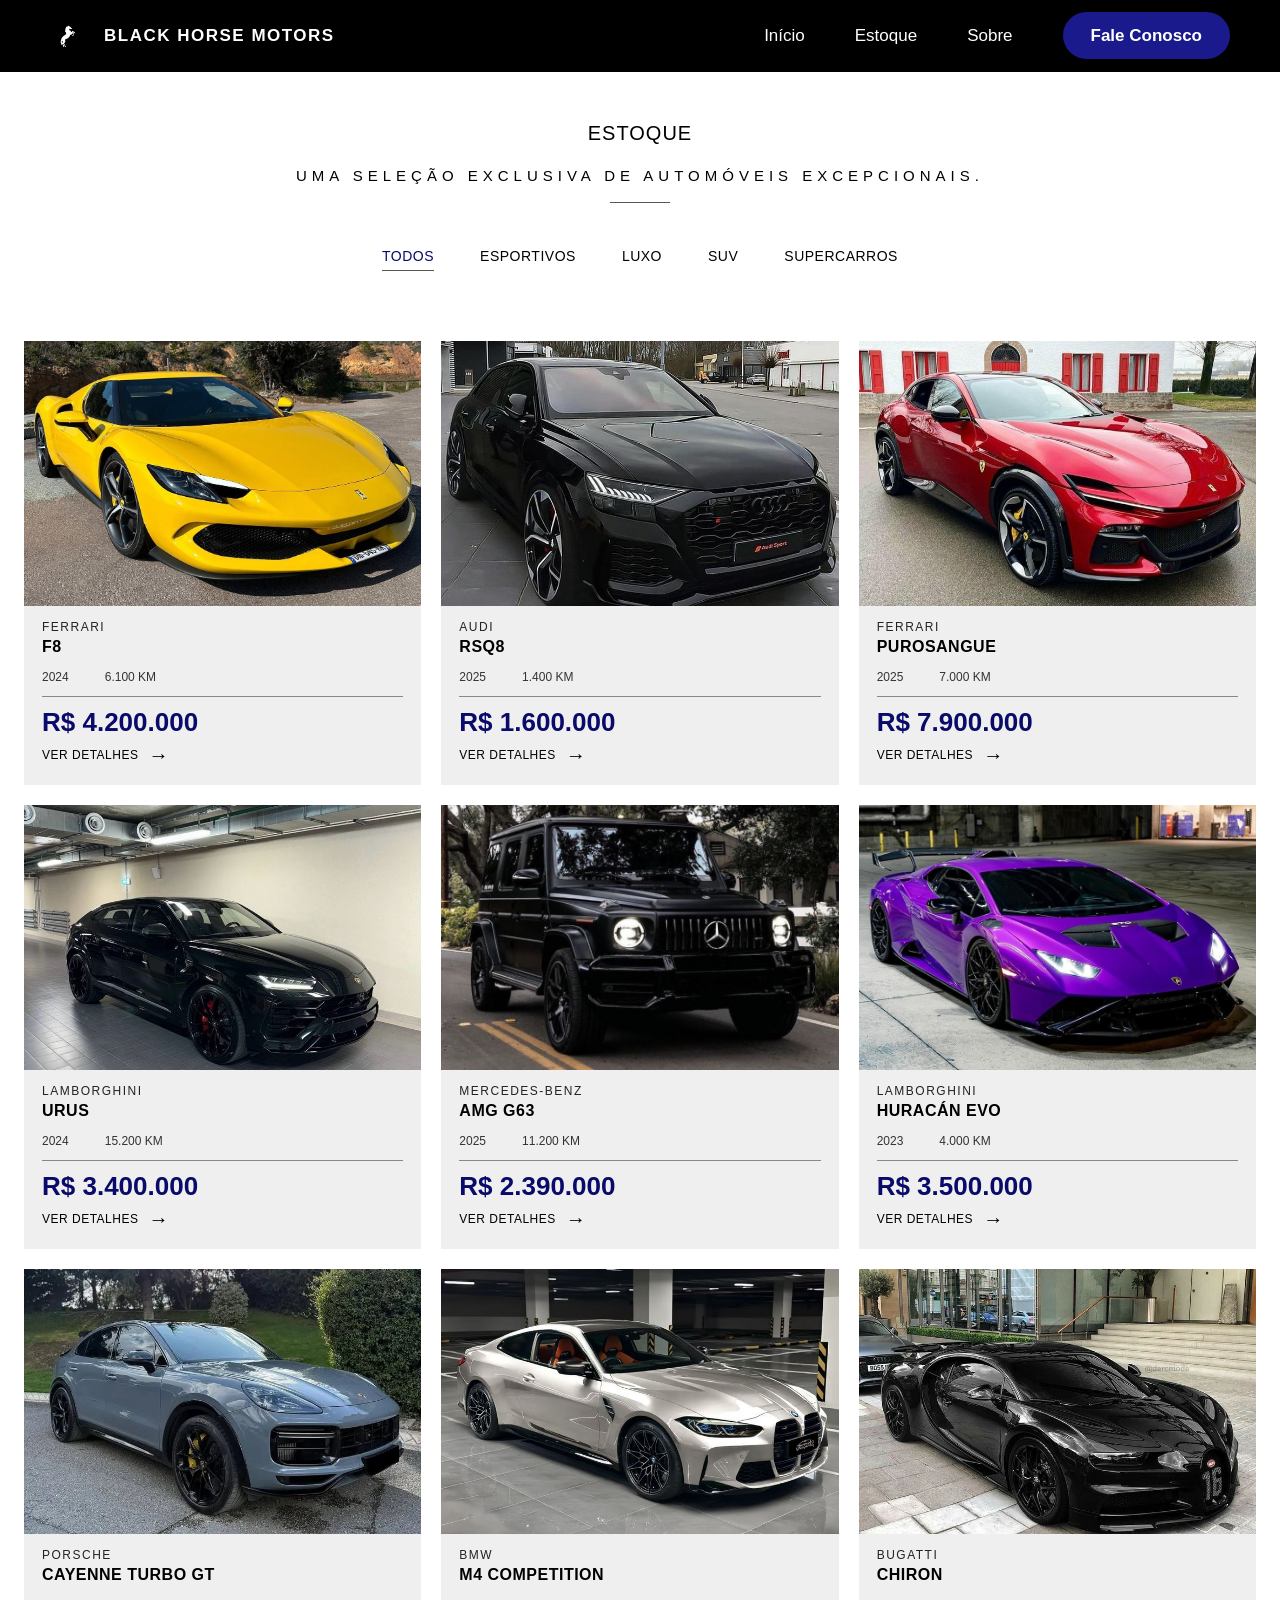
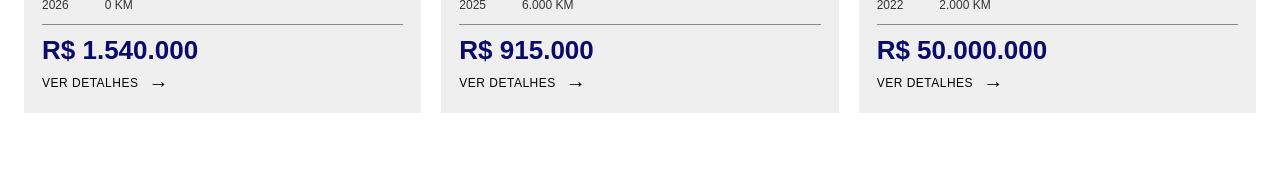
<file: inicio/estoque.html>
<!DOCTYPE html>
<html lang="pt-br">
<head>
    <meta charset="UTF-8">
    <meta name="viewport" content="width=device-width, initial-scale=1.0">
    <title>Estoque | Black Horse Motors</title>
        <link rel="stylesheet" href="../css/estoque.css">
</head>
<body>

    <header class="navbar">
        <div class="logo">
            <img src="../images/logo/logo.png" alt="Black Horse Motors">
            <span>BLACK HORSE MOTORS</span>
        </div>
        <nav>
            <ul>
                <li><a href="index.html">Início</a></li>
                <li><a href="estoque.html" class="active">Estoque</a></li>
                <li><a href="sobre.html">Sobre</a></li>
                <li><a href="https://chat.whatsapp.com/F3vLkzlSKAaBR3BbrdPc7i" target="_blank" class="btn-contato">Fale Conosco</a></li>
            </ul>
        </nav>
    </header>

    <main class="estoque">

        <section class="estoque-titulo">
            <h1>ESTOQUE</h1>
            <p>UMA SELEÇÃO EXCLUSIVA DE AUTOMÓVEIS EXCEPCIONAIS.</p>
            <hr class="divisor">
        </section>

        <nav class="filtros">
            <button class="filtro active" data-categoria="todos">TODOS</button>
            <button class="filtro" data-categoria="esportivos">ESPORTIVOS</button>
            <button class="filtro" data-categoria="luxo">LUXO</button>
            <button class="filtro" data-categoria="suv">SUV</button>
            <button class="filtro" data-categoria="supercarros">SUPERCARROS</button>
        </nav>

        <section class="grid-veiculos">

            <article class="card" data-categoria="esportivos">
                <div class="card-imagem">
                    <img src="../images/ferrari-f8-tributo/ferrarif8.jpeg" alt="Ferrari F8">
                </div>
                <div class="card-info">
                    <span class="marca">FERRARI</span>
                    <h2 class="modelo">F8</h2>
                    <div class="detalhes">
                        <span class="ano">2024</span>
                        <span class="km">6.100 KM</span>
                    </div>
                    <hr class="linha">
                    <p class="preco">R$ 4.200.000</p>
                    <a href="veiculo.html?id=ferrari-f8" class="ver-detalhes">VER DETALHES <span class="seta">→</span></a>
                </div>
            </article>

            <article class="card" data-categoria="suv">
                <div class="card-imagem">
                    <img src="../images/audi-rsq8/audirsq8.jpeg" alt="Audi RSQ8">
                </div>
                <div class="card-info">
                    <span class="marca">AUDI</span>
                    <h2 class="modelo">RSQ8</h2>
                    <div class="detalhes">
                        <span class="ano">2025</span>
                        <span class="km">1.400 KM</span>
                    </div>
                    <hr class="linha">
                    <p class="preco">R$ 1.600.000</p>
                    <a href="veiculo.html?id=audi-rsq8" class="ver-detalhes">VER DETALHES <span class="seta">→</span></a>
                </div>
            </article>

            <article class="card" data-categoria="suv">
                <div class="card-imagem">
                    <img src="../images/ferrari-purosangue/purosangue.jpeg" alt="Ferrari Purosangue">
                </div>
                <div class="card-info">
                    <span class="marca">FERRARI</span>
                    <h2 class="modelo">PUROSANGUE</h2>
                    <div class="detalhes">
                        <span class="ano">2025</span>
                        <span class="km">7.000 KM</span>
                    </div>
                    <hr class="linha">
                    <p class="preco">R$ 7.900.000</p>
                    <a href="veiculo.html?id=ferrari-purosangue" class="ver-detalhes">VER DETALHES <span class="seta">→</span></a>
                </div>
            </article>

            <article class="card" data-categoria="suv">
                <div class="card-imagem">
                    <img src="../images/lambo-urus/lambo-uruss.jpeg" alt="Lamborghini Urus">
                </div>
                <div class="card-info">
                    <span class="marca">LAMBORGHINI</span>
                    <h2 class="modelo">URUS</h2>
                    <div class="detalhes">
                        <span class="ano">2024</span>
                        <span class="km">15.200 KM</span>
                    </div>
                    <hr class="linha">
                    <p class="preco">R$ 3.400.000</p>
                    <a href="veiculo.html?id=lambo-urus" class="ver-detalhes">VER DETALHES <span class="seta">→</span></a>
                </div>
            </article>

            <article class="card" data-categoria="suv">
                <div class="card-imagem">
                    <img src="../images/mercedes-amg-g63/merceg63.jpeg" alt="Mercedes-AMG G63">
                </div>
                <div class="card-info">
                    <span class="marca">MERCEDES-BENZ</span>
                    <h2 class="modelo">AMG G63</h2>
                    <div class="detalhes">
                        <span class="ano">2025</span>
                        <span class="km">11.200 KM</span>
                    </div>
                    <hr class="linha">
                    <p class="preco">R$ 2.390.000</p>
                    <a href="veiculo.html?id=mercedes-amg-g63" class="ver-detalhes">VER DETALHES <span class="seta">→</span></a>
                </div>
            </article>

            <article class="card" data-categoria="esportivos">
                <div class="card-imagem">
                    <img src="../images/lamboevo/huracanevo.jpeg" alt="Lamborghini Huracán Evo">
                </div>
                <div class="card-info">
                    <span class="marca">LAMBORGHINI</span>
                    <h2 class="modelo">HURACÁN EVO</h2>
                    <div class="detalhes">
                        <span class="ano">2023</span>
                        <span class="km">4.000 KM</span>
                    </div>
                    <hr class="linha">
                    <p class="preco">R$ 3.500.000</p>
                    <a href="veiculo.html?id=lambo-huracan-evo" class="ver-detalhes">VER DETALHES <span class="seta">→</span></a>
                </div>
            </article>

            <article class="card" data-categoria="suv">
                <div class="card-imagem">
                    <img src="../images/cayenne/cayenne.jpeg" alt="Porsche Cayenne Turbo GT">
                </div>
                <div class="card-info">
                    <span class="marca">PORSCHE</span>
                    <h2 class="modelo">CAYENNE TURBO GT</h2>
                    <div class="detalhes">
                        <span class="ano">2026</span>
                        <span class="km">0 KM</span>
                    </div>
                    <hr class="linha">
                    <p class="preco">R$ 1.540.000</p>
                    <a href="veiculo.html?id=porsche-cayenne-turbo-gt" class="ver-detalhes">VER DETALHES <span class="seta">→</span></a>
                </div>
            </article>

            <article class="card" data-categoria="esportivos">
                <div class="card-imagem">
                    <img src="../images/bmw/bmww.jpeg" alt="BMW M4 COMPETITION">
                </div>
                <div class="card-info">
                    <span class="marca">BMW</span>
                    <h2 class="modelo">M4 COMPETITION</h2>
                    <div class="detalhes">
                        <span class="ano">2025</span>
                        <span class="km">6.000 KM</span>
                    </div>
                    <hr class="linha">
                    <p class="preco">R$ 915.000</p>
                    <a href="veiculo.html?id=bmw-m4-competition" class="ver-detalhes">VER DETALHES <span class="seta">→</span></a>
                </div>
            </article>

            <article class="card" data-categoria="supercarros">
                <div class="card-imagem">
                    <img src="../images/bugatti/bugattichiron.jpeg" alt="Bugatti Chiron">
                </div>
                <div class="card-info">
                    <span class="marca">BUGATTI</span>
                    <h2 class="modelo">CHIRON</h2>
                    <div class="detalhes">
                        <span class="ano">2022</span>
                        <span class="km">2.000 KM</span>
                    </div>
                    <hr class="linha">
                    <p class="preco">R$ 50.000.000</p>
                    <a href="veiculo.html?id=bugatti-chiron" class="ver-detalhes">VER DETALHES <span class="seta">→</span></a>
                </div>
            </article>

        </section>
    </main>
    <script src="../javascript/estoque.js"></script>
</body>
</html>
</file>
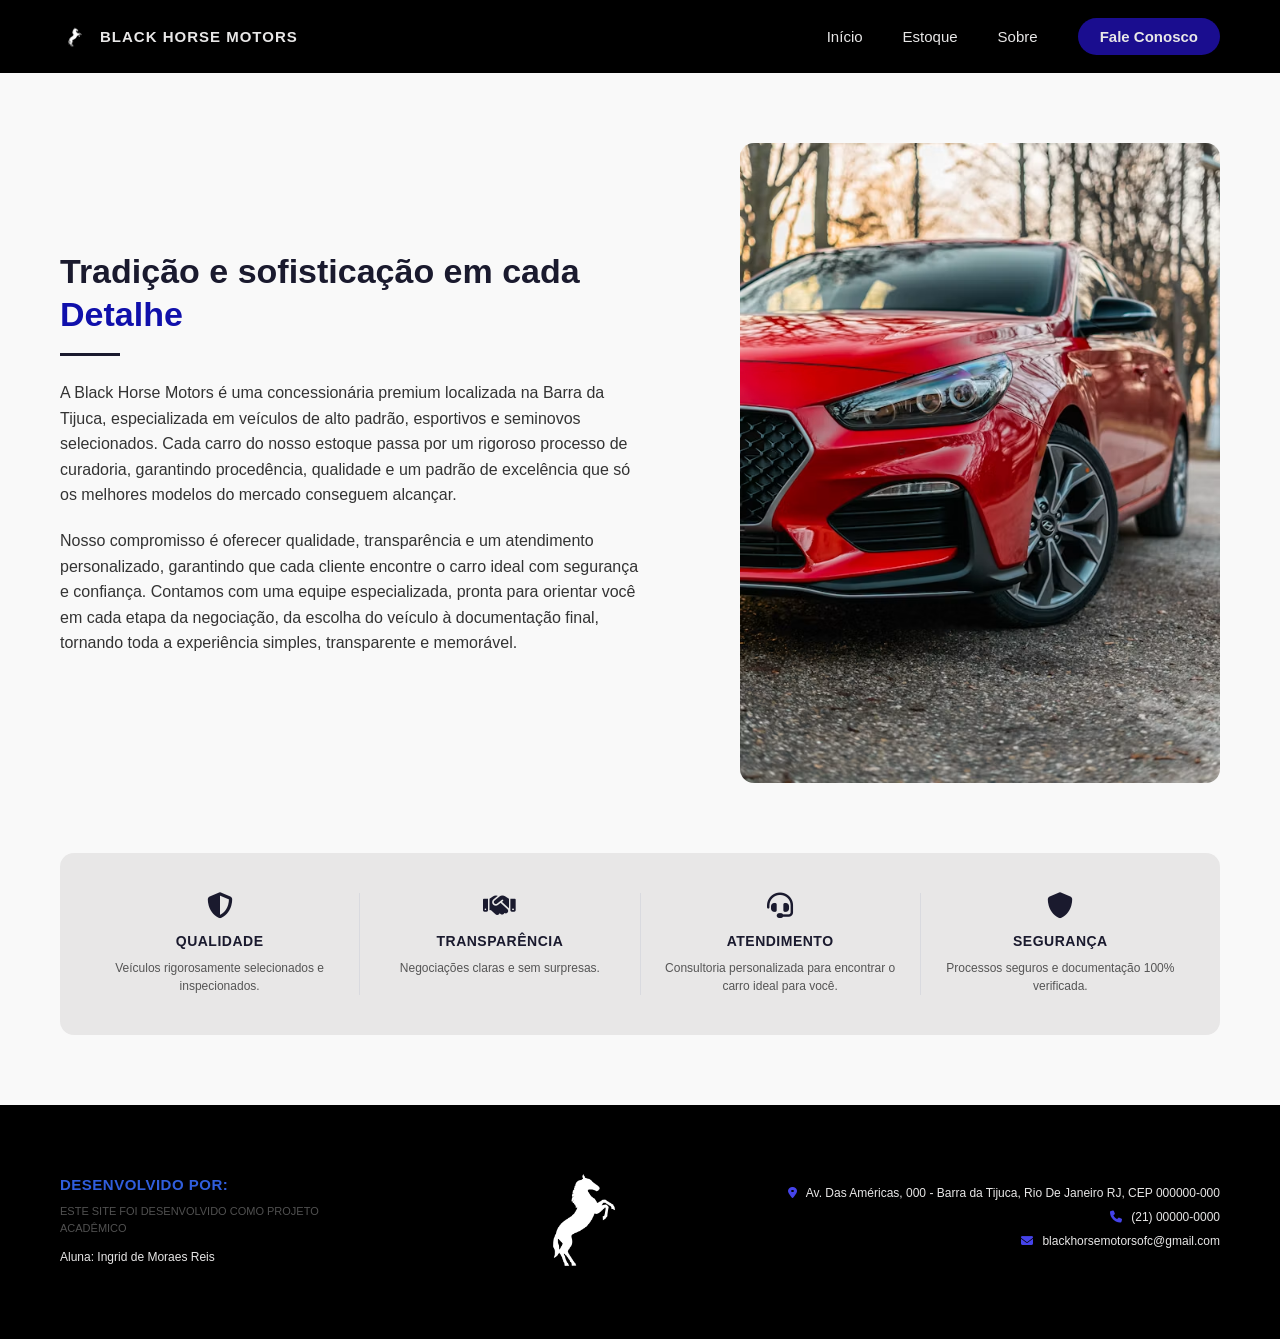
<file: inicio/sobre.html>
<!DOCTYPE html>
<html lang="pt-BR">
<head>
  <meta charset="UTF-8">
  <title>Black Horse Motors - Sobre</title>
  <link rel="stylesheet" href="../css/sobre.css">
  <link rel="stylesheet" href="https://cdnjs.cloudflare.com/ajax/libs/font-awesome/6.5.1/css/all.min.css">
</head>
<body>

  <header class="navbar">
    <div class="nav-left">
      <img src="../images/logo/logo.png" alt="Black Horse Motors" class="logo-icon">
      <span class="brand-name">BLACK HORSE MOTORS</span>
    </div>
    <nav class="nav-links">
      <a href="index.html">Início</a>
      <a href="estoque.php">Estoque</a>
      <a href="sobre.html">Sobre</a>
      <a href="https://chat.whatsapp.com/F3vLkzlSKAaBR3BbrdPc7i" target="_blank" class="active">Fale Conosco</a>
    </nav>
  </header>

  <section class="hero-sobre">
    <div class="hero-text">
      <h1>Tradição e sofisticação em cada <span class="highlight">Detalhe</span></h1>
      <div class="divider"></div>
      <p>A Black Horse Motors é uma concessionária premium localizada na Barra da Tijuca, especializada em veículos de alto padrão, esportivos e seminovos selecionados. Cada carro do nosso estoque passa por um rigoroso processo de curadoria, garantindo procedência, qualidade e um padrão de excelência que só os melhores modelos do mercado conseguem alcançar.</p>
<p>Nosso compromisso é oferecer qualidade, transparência e um atendimento personalizado, garantindo que cada cliente encontre o carro ideal com segurança e confiança. Contamos com uma equipe especializada, pronta para orientar você em cada etapa da negociação, da escolha do veículo à documentação final, tornando toda a experiência simples, transparente e memorável.</p>

    </div>
    <div class="hero-image">
      <img src="../images/sobre/photocar.avif" alt="Garagem Black Horse Motors">
    </div>
  </section>

  <section class="features">
    <div class="feature-item">
      <i class="fa-solid fa-shield-halved"></i>
      <h3>QUALIDADE</h3>
      <p>Veículos rigorosamente selecionados e inspecionados.</p>
    </div>
    <div class="feature-item">
      <i class="fa-solid fa-handshake"></i>
      <h3>TRANSPARÊNCIA</h3>
      <p>Negociações claras e sem surpresas.</p>
    </div>
    <div class="feature-item">
      <i class="fa-solid fa-headset"></i>
      <h3>ATENDIMENTO</h3>
      <p>Consultoria personalizada para encontrar o carro ideal para você.</p>
    </div>
    <div class="feature-item">
      <i class="fa-solid fa-shield"></i>
      <h3>SEGURANÇA</h3>
      <p>Processos seguros e documentação 100% verificada.</p>
    </div>
  </section>

  <footer class="dev-footer">
    <div class="footer-left">
      <h4>DESENVOLVIDO POR:</h4>
      <p class="footer-subtitle">ESTE SITE FOI DESENVOLVIDO COMO PROJETO ACADÊMICO</p>
      <ul>
        <li>Aluna: Ingrid de Moraes Reis</li>
      </ul>
    </div>
    <div class="footer-logo">
      <img src="../images/logo/logo.png" alt="Black Horse Motors">
    </div>
    <div class="footer-right">
      <p><i class="fa-solid fa-location-dot"></i> Av. Das Américas, 000 - Barra da Tijuca, Rio De Janeiro RJ, CEP 000000-000</p>
      <p><i class="fa-solid fa-phone"></i> (21) 00000-0000</p>
      <p><i class="fa-solid fa-envelope"></i> blackhorsemotorsofc@gmail.com</p>
    </div>
  </footer>

</body>
</html>
</file>
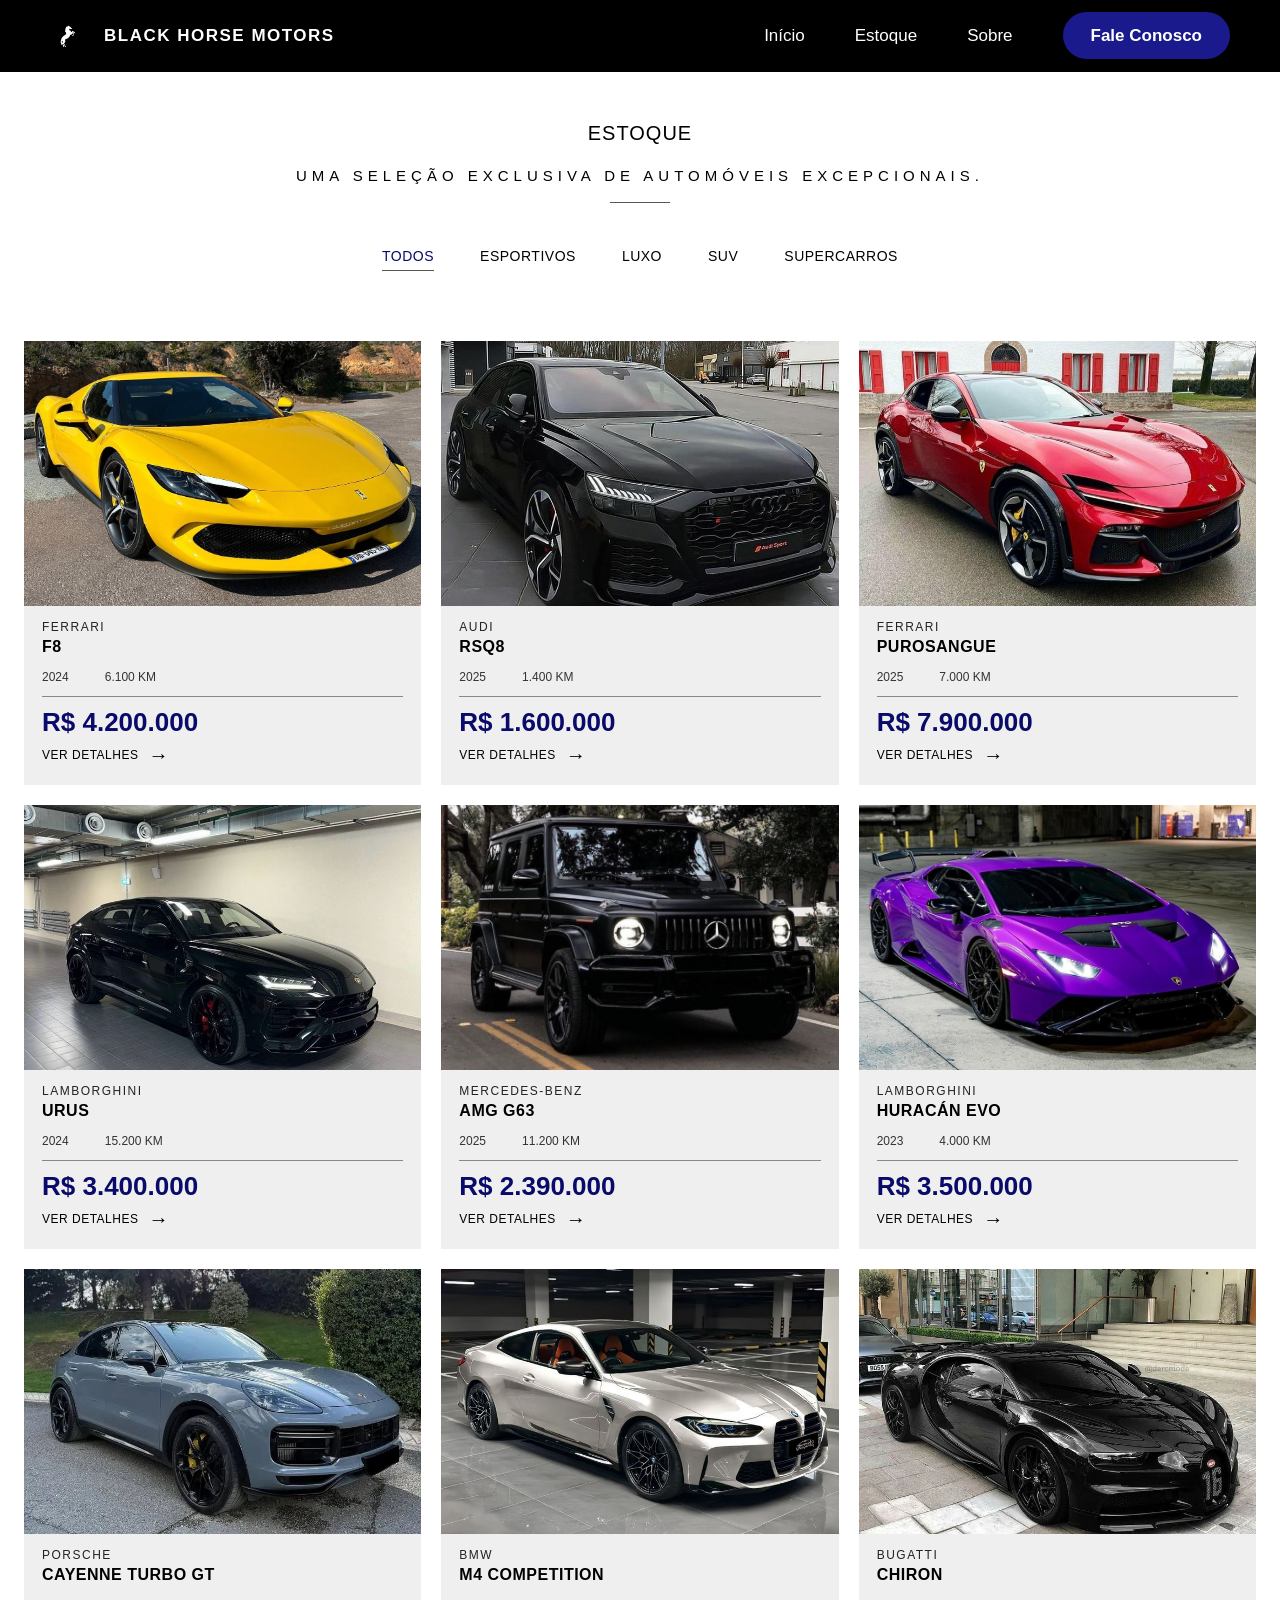
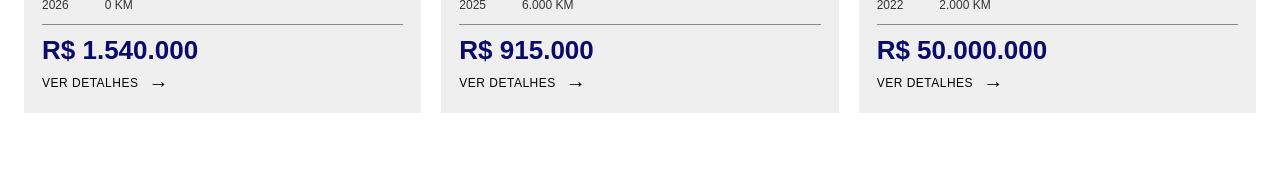
<file: inicio/veiculo.html>
<!DOCTYPE html>
<html lang="pt-br">
<head>
    <meta charset="UTF-8">
    <meta name="viewport" content="width=device-width, initial-scale=1.0">
    <title>Veículo | Black Horse Motors</title>
    <link rel="stylesheet" href="../css/veiculo.css">
</head>
<body>

    <header class="navbar">
        <div class="logo">
            <img src="../images/logo/logo.png" alt="Black Horse Motors">
            <span>BLACK HORSE MOTORS</span>
        </div>
        <nav>
            <ul>
                <li><a href="index.html">Início</a></li>
                <li><a href="estoque.html">Estoque</a></li>
                <li><a href="sobre.html">Sobre</a></li>
                <li><a href="https://chat.whatsapp.com/F3vLkzlSKAaBR3BbrdPc7i" target="_blank" class="btn-contato">Fale Conosco</a></li>
            </ul>
        </nav>
    </header>

        <main class="veiculo">

        <a href="estoque.html" class="voltar" aria-label="Voltar ao estoque">&#8249;</a>

        <section class="detalhe">

            <div class="galeria">
                <div class="foto-principal">
                    <button class="seta-galeria anterior" id="btnAnterior" aria-label="Foto anterior">&#10094;</button>
                    <img id="fotoPrincipal" src="" alt="">
                    <button class="seta-galeria proximo" id="btnProximo" aria-label="Próxima foto">&#10095;</button>
                </div>
                <div class="miniaturas" id="miniaturas"></div>
            </div>

            <div class="info">
                <div class="info-topo">
                    <span class="marca" id="marca"></span>
                    <h1 class="modelo" id="modelo"></h1>
                    <hr class="divisor-curto">
                </div>

                <hr class="divisor-longo">

                <div class="specs">
                    <div class="spec"><span class="spec-label">ANO</span><span class="spec-valor" id="ano"></span></div>
                    <div class="spec"><span class="spec-label">COR</span><span class="spec-valor" id="cor"></span></div>
                    <div class="spec"><span class="spec-label">KM</span><span class="spec-valor" id="km"></span></div>
                    <div class="spec"><span class="spec-label">CARROCERIA</span><span class="spec-valor" id="carroceria"></span></div>
                    <div class="spec"><span class="spec-label">CÂMBIO</span><span class="spec-valor" id="cambio"></span></div>
                    <div class="spec"><span class="spec-label">COMBUSTÍVEL</span><span class="spec-valor" id="combustivel"></span></div>
                </div>

                <hr class="divisor-longo">

                <div class="descricao">
                    <h2>DESCRIÇÃO:</h2>
                    <p id="descricao"></p>
                </div>

                <div class="valor">
                    <span class="valor-label">VALOR</span>
                    <p class="preco" id="preco"></p>
                    <a href="https://chat.whatsapp.com/F3vLkzlSKAaBR3BbrdPc7i" target="_blank" class="btn-fale">FALE CONOSCO</a>
                </div>
            </div>
        </section>
    </main>

    <script src="../javascript/carros.js"></script>
    <script src="../javascript/veiculo.js"></script>
</body>
</html>
</file>
<file: css/estoque.css>
/* ========== RESET ========== */
* {
    margin: 0;
    padding: 0;
    box-sizing: border-box;
}

body {
    font-family: 'Montserrat', sans-serif;
    background: #ffffff;
    color: #000;
}

a {
    text-decoration: none;
    color: inherit;
}

ul {
    list-style: none;
}

/* ========== NAVBAR ========== */
.navbar {
    background: #000;
    height: 72px;
    padding: 0 50px;
    display: flex;
    align-items: center;
    justify-content: space-between;
}

.logo {
    display: flex;
    align-items: center;
    gap: 18px;
}

.logo img {
    height: 36px;
    width: auto;
}

.logo span {
    color: #fff;
    font-family: 'Montserrat', sans-serif;
    font-size: 17px;
    font-weight: 700;
    font-style: normal;
    letter-spacing: 1.5px;
}

.navbar nav ul {
    display: flex;
    align-items: center;
    gap: 50px;
}

.navbar nav a {
    color: #fff;
    font-size: 17px;
    font-weight: 400;
    transition: opacity 0.2s;
}

.navbar nav a:hover {
    opacity: 0.7;
}

.navbar nav .btn-contato {
    background: #1a1a8c;
    color: #fff;
    font-weight: 700;
    padding: 14px 28px;
    border-radius: 50px;
    transition: background 0.2s;
}

.navbar nav .btn-contato:hover {
    background: #2a2ab0;
    opacity: 1;
}

/* ========== TÍTULO ========== */
.estoque {
    max-width: 1280px;
    margin: 0 auto;
    padding: 50px 24px 80px;
}

.estoque-titulo {
    text-align: center;
}

.estoque-titulo h1 {
    font-family: 'Michroma', sans-serif;
    font-size: 20px;
    font-weight: 400;
    letter-spacing: 1px;
}

.estoque-titulo p {
    margin-top: 22px;
    font-size: 15px;
    font-weight: 300;
    letter-spacing: 5px;
}

.divisor {
    width: 60px;
    margin: 18px auto 0;
    border: none;
    border-top: 1px solid #555;
}

/* ========== FILTROS ========== */
.filtros {
    display: flex;
    justify-content: center;
    gap: 46px;
    margin: 45px 0 70px;
}

.filtro {
    background: none;
    border: none;
    cursor: pointer;
    font-family: 'Montserrat', sans-serif;
    font-size: 14px;
    letter-spacing: 0.5px;
    color: #000;
    padding-bottom: 6px;
    border-bottom: 1px solid transparent;
}

.filtro:hover {
    color: #0a0a6b;
}

.filtro.active {
    color: #0a0a6b;
    border-bottom: 1px solid #555;
}

/* ========== GRID ========== */
.grid-veiculos {
    display: grid;
    grid-template-columns: repeat(3, 1fr);
    gap: 20px;
}

/* ========== CARD ========== */
.card {
    background: #efefef;
    display: flex;
    flex-direction: column;
}

.card-imagem {
    width: 100%;
    aspect-ratio: 3 / 2;
    overflow: hidden;
    background: #fff;
}

.card-imagem img {
    width: 100%;
    height: 100%;
    object-fit: cover;
    object-position: center 60%;
    display: block;
    transition: transform 0.4s;
}

.card:hover .card-imagem img {
    transform: scale(1.05);
}

.card-info {
    padding: 14px 18px 18px;
}

.marca {
    display: block;
    font-size: 12px;
    letter-spacing: 1.5px;
    color: #222;
}

.modelo {
    margin-top: 4px;
    font-family: 'Open Sans', sans-serif;
    font-size: 16px;
    font-weight: 700;
    letter-spacing: 0.5px;
}

.detalhes {
    display: flex;
    gap: 36px;
    margin-top: 14px;
    font-family: 'Open Sans', sans-serif;
    font-size: 12px;
    color: #333;
}

.linha {
    margin-top: 12px;
    border: none;
    border-top: 1px solid #888;
}

.preco {
    margin-top: 10px;
    font-family: 'Open Sans', sans-serif;
    font-size: 26px;
    font-weight: 700;
    color: #0a0a6b;
}

.ver-detalhes {
    display: inline-flex;
    align-items: center;
    gap: 10px;
    margin-top: 6px;
    font-size: 12px;
    letter-spacing: 0.5px;
    color: #000;
}

.seta {
    font-size: 20px;
    font-weight: 700;
    transition: transform 0.2s;
}

.ver-detalhes:hover .seta {
    transform: translateX(5px);
}

/* ========== RESPONSIVO ========== */
@media (max-width: 1000px) {
    .grid-veiculos {
        grid-template-columns: repeat(2, 1fr);
    }
}

@media (max-width: 650px) {
    .navbar {
        padding: 0 16px;
    }
    .navbar nav ul {
        gap: 16px;
    }
    .navbar nav a {
        font-size: 14px;
    }
    .logo span {
        display: none;
    }
    .filtros {
        flex-wrap: wrap;
        gap: 20px;
    }
    .grid-veiculos {
        grid-template-columns: 1fr;
    }
}
.card.escondido {
    display: none;
}
</file>
<file: css/sobre.css>
* {
  margin: 0;
  padding: 0;
  box-sizing: border-box;
  font-family: 'Segoe UI', Arial, sans-serif;
}

body {
  background-color: #f9f9f9;
  color: #0202f8;
}

/* navbar */
.navbar {
  position: relative;
  display: flex;
  align-items: center;
  justify-content: space-between;
  background-color: #000000;
  padding: 18px 60px;
}

.nav-left {
  display: flex;
  align-items: center;
  gap: 10px;
}

.logo-icon {
  height: 30px;
}

.brand-name {
  color: #e8e7e7;
  font-weight: 700;
  font-size: 15px;
  letter-spacing: 1px;
}

.nav-links {
  display: flex;
  align-items: center;
  gap: 40px;
}

.nav-links a {
  color: #e8e7e7;
  text-decoration: none;
  font-size: 15px;
  font-weight: 400;
}

.nav-links a.active {
  font-weight: 700;
  background-color: #1a0d8f;
  padding: 10px 22px;
  border-radius: 30px;
}

.hero-sobre {
  display: flex;
  align-items: center;
  justify-content: space-between;
  gap: 60px;
  padding: 70px 60px;
}

.hero-text {
  flex: 2;
  max-width: 580px;

}

.hero-text h1 {
  font-size: 34px;
  font-weight: 700;
  line-height: 1.25;
  color: #1a1a2e;
}

.hero-text h1 .highlight {
  color: #1010ab;
}

.divider {
  width: 60px;
  height: 3px;
  background-color: #1a1a2e;
  margin: 18px 0 24px;
}

.hero-text p {
  font-size: 16px;
  line-height: 1.6;
  color: #333333;
  margin-bottom: 20px;
}

.hero-image {
  flex: 1;
  max-width: 480px;
}

.hero-image img {
  width: 100%;
  height: auto;
  border-radius: 14px;
  display: block;
  object-fit: cover;
}

.features {
  display: flex;
  background-color: #e8e7e7;
  border-radius: 14px;
  margin: 0 60px 70px;
  padding: 40px 20px;
}

.feature-item {
  flex: 1;
  text-align: center;
  padding: 0 20px;
  border-right: 1px solid #d9dadf;
}

.feature-item:last-child {
  border-right: none;
}

.feature-item i {
  font-size: 26px;
  color: #1a1a2e;
  margin-bottom: 14px;
}

.feature-item h3 {
  font-size: 14px;
  font-weight: 700;
  letter-spacing: 0.5px;
  margin-bottom: 10px;
  color: #1a1a2e;
}

.feature-item p {
  font-size: 12px;
  color: #555555;
  line-height: 1.5;
}

/* footer */
.dev-footer {
  display: flex;
  align-items: center;
  justify-content: space-between;
  background-color: #000000;
  color: #e8e7e7;
  padding: 40px 60px;
  gap: 30px;
}

.footer-left h4 {
  color: #305edd;
  font-size: 15px;
  letter-spacing: 0.5px;
  margin-bottom: 10px;
}

.footer-subtitle {
  font-size: 11px;
  color: #505050;
  max-width: 320px;
  margin-bottom: 14px;
  line-height: 1.5;
}

.footer-left ul {
  list-style: none;
  font-size: 12px;
  color: #e8e7e7;
}

.footer-left ul li {
  margin-bottom: 4px;
}

.footer-logo img {
  height: 150px;
}

.footer-right {
  font-size: 12px;
  color: #e8e7e7;
  text-align: right;
}

.footer-right p {
  margin-bottom: 10px;
}

.footer-right i {
  color: #4543ea;
  margin-right: 6px;
}
</file>
<file: css/veiculo.css>
* {
    margin: 0;
    padding: 0;
    box-sizing: border-box;
}

body {
    font-family: 'Montserrat', sans-serif;
    background: #fff;
    color: #000;
}

a {
    text-decoration: none;
    color: inherit;
}

ul {
    list-style: none;
}

.navbar {
    background: #000;
    height: 72px;
    padding: 0 50px;
    display: flex;
    align-items: center;
    justify-content: space-between;
}

.logo {
    display: flex;
    align-items: center;
    gap: 18px;
}

.logo img {
    height: 36px;
    width: auto;
}

.logo span {
    color: #fff;
    font-size: 17px;
    font-weight: 700;
    letter-spacing: 1.5px;
}

.navbar nav ul {
    display: flex;
    align-items: center;
    gap: 50px;
}

.navbar nav a {
    color: #fff;
    font-size: 17px;
    transition: opacity 0.2s;
}

.navbar nav a:hover {
    opacity: 0.7;
}

.navbar nav .btn-contato {
    background: #1a1a8c;
    font-weight: 700;
    padding: 14px 28px;
    border-radius: 50px;
}

.navbar nav .btn-contato:hover {
    background: #2a2ab0;
    opacity: 1;
}

.veiculo {
    max-width: 1100px;
    margin: 0 auto;
    padding: 30px 24px 80px;
}

.voltar {
    display: inline-block;
    font-size: 34px;
    line-height: 1;
    color: #999;
    margin-bottom: 14px;
    transition: color 0.2s;
}

.voltar:hover {
    color: #000;
}

.detalhe {
    display: grid;
    grid-template-columns: 1.15fr 1fr;
    gap: 12px;
    align-items: start;
}

.foto-principal {
    position: relative;
    width: 100%;
    aspect-ratio: 1 / 1.05;
    border-radius: 8px;
    overflow: hidden;
    background: #ddd;
}

.foto-principal img {
    width: 100%;
    height: 100%;
    object-fit: cover;
    object-position: center;
    display: block;
}

.seta-galeria {
    position: absolute;
    top: 50%;
    transform: translateY(-50%);
    background: none;
    border: none;
    font-size: 22px;
    color: #000;
    cursor: pointer;
    padding: 10px;
    z-index: 2;
    text-shadow: 0 0 6px rgba(255, 255, 255, 0.8);
}

.seta-galeria.anterior {
    left: 4px;
}

.seta-galeria.proximo {
    right: 4px;
}

.miniaturas {
    display: flex;
    gap: 14px;
    margin-top: 8px;
}

.miniatura {
    width: 110px;
    height: 56px;
    object-fit: cover;
    cursor: pointer;
    opacity: 0.7;
    transition: opacity 0.2s;
}

.miniatura:hover,
.miniatura.ativa {
    opacity: 1;
}

.info {
    background: #efefef;
    border-radius: 8px;
    padding: 20px 24px 28px;
}

.marca {
    display: block;
    font-size: 14px;
    letter-spacing: 1px;
    color: #222;
}

.modelo {
    margin-top: 10px;
    font-size: 21px;
    font-weight: 600;
    line-height: 1.3;
}

.divisor-curto {
    width: 76px;
    margin-top: 14px;
    border: none;
    border-top: 2px solid #888;
}

.divisor-longo {
    margin: 14px 0;
    border: none;
    border-top: 1px solid #bbb;
}

/* especificações em 2 colunas, com linha vertical no meio */
.specs {
    display: grid;
    grid-template-columns: 1fr 1fr;
    row-gap: 14px;
    position: relative;
    padding: 4px 0;
}

.specs::before {
    content: "";
    position: absolute;
    left: 50%;
    top: 0;
    bottom: 0;
    width: 1px;
    background: #bbb;
}

.spec {
    display: flex;
    flex-direction: column;
    gap: 2px;
}

.spec:nth-child(odd) {
    padding-left: 6px;
}

.spec:nth-child(even) {
    padding-left: 18px;
}

.spec-label {
    font-size: 9px;
    letter-spacing: 1px;
    color: #333;
}

.spec-valor {
    font-size: 11px;
    font-weight: 700;
    color: #0a0a6b;
}

.descricao h2 {
    font-size: 13px;
    font-weight: 400;
    letter-spacing: 1px;
    margin-bottom: 6px;
}

.descricao p {
    font-size: 9px;
    line-height: 1.5;
    color: #222;
}

/* valor e botão */
.valor {
    margin-top: 22px;
}

.valor-label {
    font-size: 12px;
    letter-spacing: 1px;
}

.preco {
    margin-top: 4px;
    font-family: 'Open Sans', sans-serif;
    font-size: 24px;
    font-weight: 700;
    color: #0a0a6b;
}

.btn-fale {
    display: inline-block;
    margin: 12px 0 0 36px;
    background: #0a0a6b;
    color: #fff;
    font-size: 15px;
    font-weight: 700;
    padding: 12px 36px;
    border-radius: 50px;
    transition: background 0.2s;
}

.btn-fale:hover {
    background: #1a1a8c;
}

/* ========== RESPONSIVO ========== */
@media (max-width: 800px) {
    .navbar {
        padding: 0 16px;
    }

    .navbar nav ul {
        gap: 14px;
    }

    .navbar nav a {
        font-size: 14px;
    }

    .navbar nav .btn-contato {
        padding: 10px 16px;
    }

    .logo span {
        display: none;
    }

    .detalhe {
        grid-template-columns: 1fr;
        gap: 16px;
    }
}
</file>
